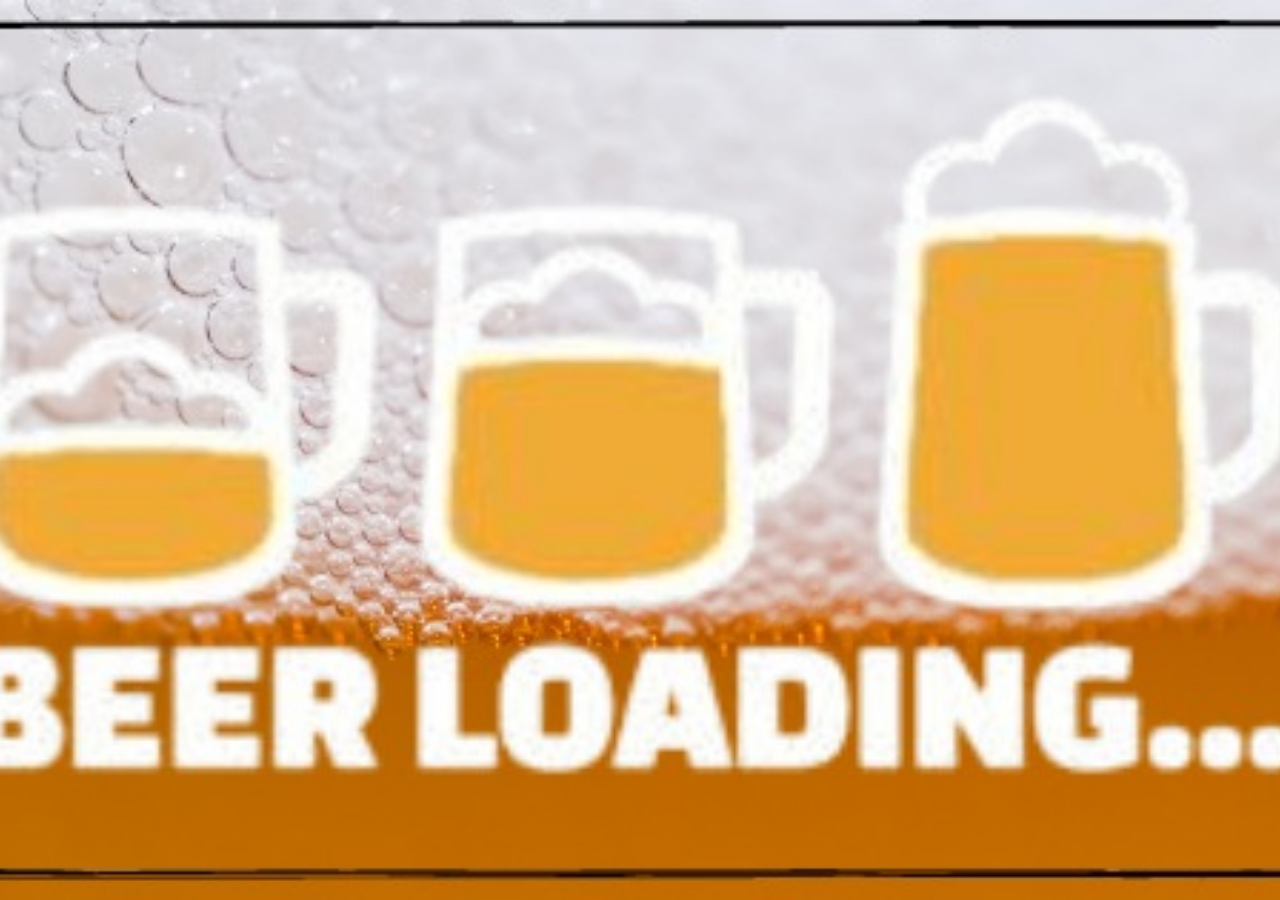
<file: index.html>
<!DOCTYPE html>
<html>
<head>
<meta name="viewport" content="width=device-width, initial-scale=1">
<style>
body, html {
  height: 100%;
  margin: 0;
}

.bg {
  /* The image used */
  background-image: url("breer.jpeg");

  /* Full height */
  height: 100%; 

  /* Center and scale the image nicely */
  background-position: center;
  background-repeat: no-repeat;
  background-size: cover;
}
</style>
</head>
<body>

<div class="bg"><a href="pilotqr.html"></a></div>



</body>
</html>
</file>
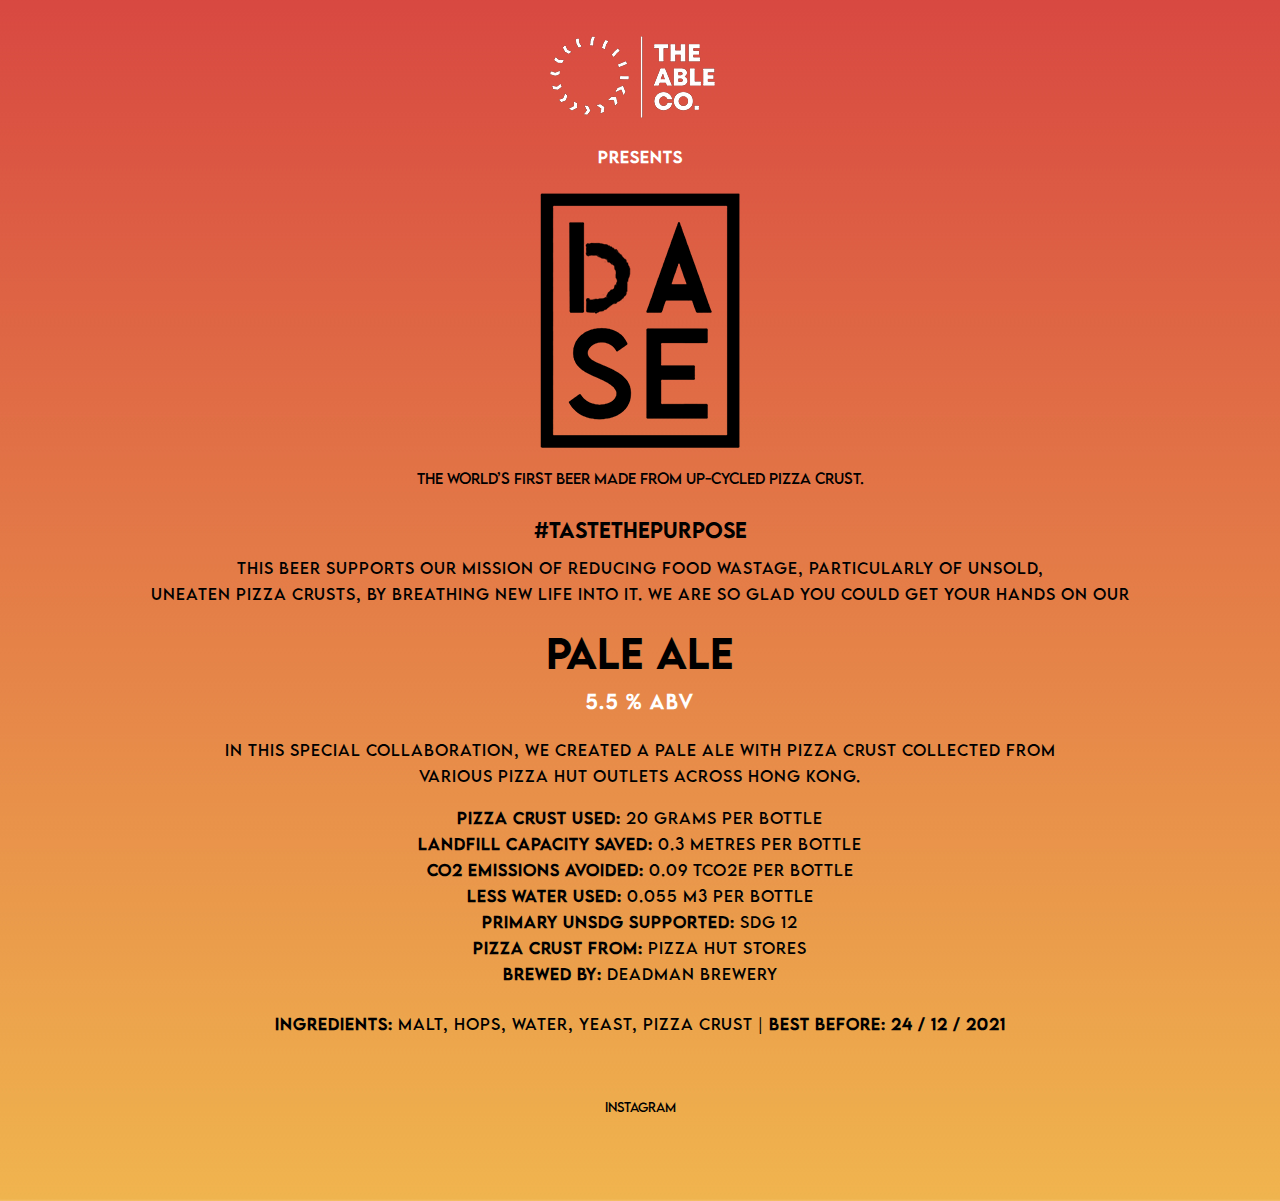
<file: able.html>
<!DOCTYPE html>
<html lang="en">
<head>
	<title>Breer</title>
	<meta charset="utf-8">
	<meta name="viewport" content="width=device-width, initial-scale=1">
	<link rel="stylesheet" href="https://maxcdn.bootstrapcdn.com/bootstrap/4.5.2/css/bootstrap.min.css">
	<link rel="stylesheet" href="css/style_able.css"/>
	<!-- Favicon icon -->
	<link rel="shortcut icon" href="img/favicon1.png" type="image/x-icon">
</head>
<body>

	<section>
		<div class="col-md-6 text-center offset-md-3 tagline">
			<img src="img/able-logo-(white).png">
			<strong class="text-center" style="color: #ffffff;">presents</strong>
			<img src="img/base-logo-(black).png" class="mt-4">
			<p>The world’s first beer made from up-cycled pizza crust. </p>
		</div>
	</section>

	<section class="breercontainer">
		<div class="container text-center">
			
			<span style="font-size: 20px;line-height: 20px;">#TASTETHEPURPOSE </span>

			<p>This beer supports our mission of reducing food wastage, particularly of unsold, <br> uneaten pizza crusts, by breathing new life into it. We are so glad you could get your hands on our</p>

			<span style="font-size: 40px;line-height: 30px;padding-bottom: 0px;">PALE ALE </span>
		 	<strong style="color: #ffffff">5.5 % ABV</strong> 
		 	<br>
			<p>In this special collaboration, we created a Pale Ale with pizza crust collected from <br> various Pizza Hut outlets across Hong Kong.</p>


			<p class="m-0"><b>PIZZA CRUST USED:</b> 20 GRAMS PER BOTTLE</b>
			<p class="m-0"><b>LANDFILL CAPACITY SAVED:</b> 0.3 METRES PER BOTTLE</b>
			<p class="m-0"><b>CO2 EMISSIONS AVOIDED:</b> 0.09 TCO2E PER BOTTLE</b>
			<p class="m-0"><b>LESS WATER USED:</b> 0.055 M3 PER BOTTLE</b>
			<p class="m-0"><b>PRIMARY UNSDG SUPPORTED:</b> SDG 12</b>
			<p class="m-0"><b>PIZZA CRUST FROM:</b> PIZZA HUT STORES</b>
			<p class="m-0"><b>BREWED BY:</b> DEADMAN BREWERY</b>

		
			<br>
			<p class="pt-4"><b>INGREDIENTS:</b> MALT, HOPS, WATER, YEAST, PIZZA CRUST | <b> BEST BEFORE: 24 / 12 / 2021 </b></p>


			<br><br>
			<ul>
				<li>
					<a href="https://www.instagram.com/base.hk/" target="_blank"> INSTAGRAM </a>
				</li>

			</ul>
		</div>
	</section>







	<script src="https://ajax.googleapis.com/ajax/libs/jquery/3.5.1/jquery.min.js"></script>
	<script src="https://cdnjs.cloudflare.com/ajax/libs/popper.js/1.16.0/umd/popper.min.js"></script>
	<script src="https://maxcdn.bootstrapcdn.com/bootstrap/4.5.2/js/bootstrap.min.js"></script>

</body>
</html>
</file>
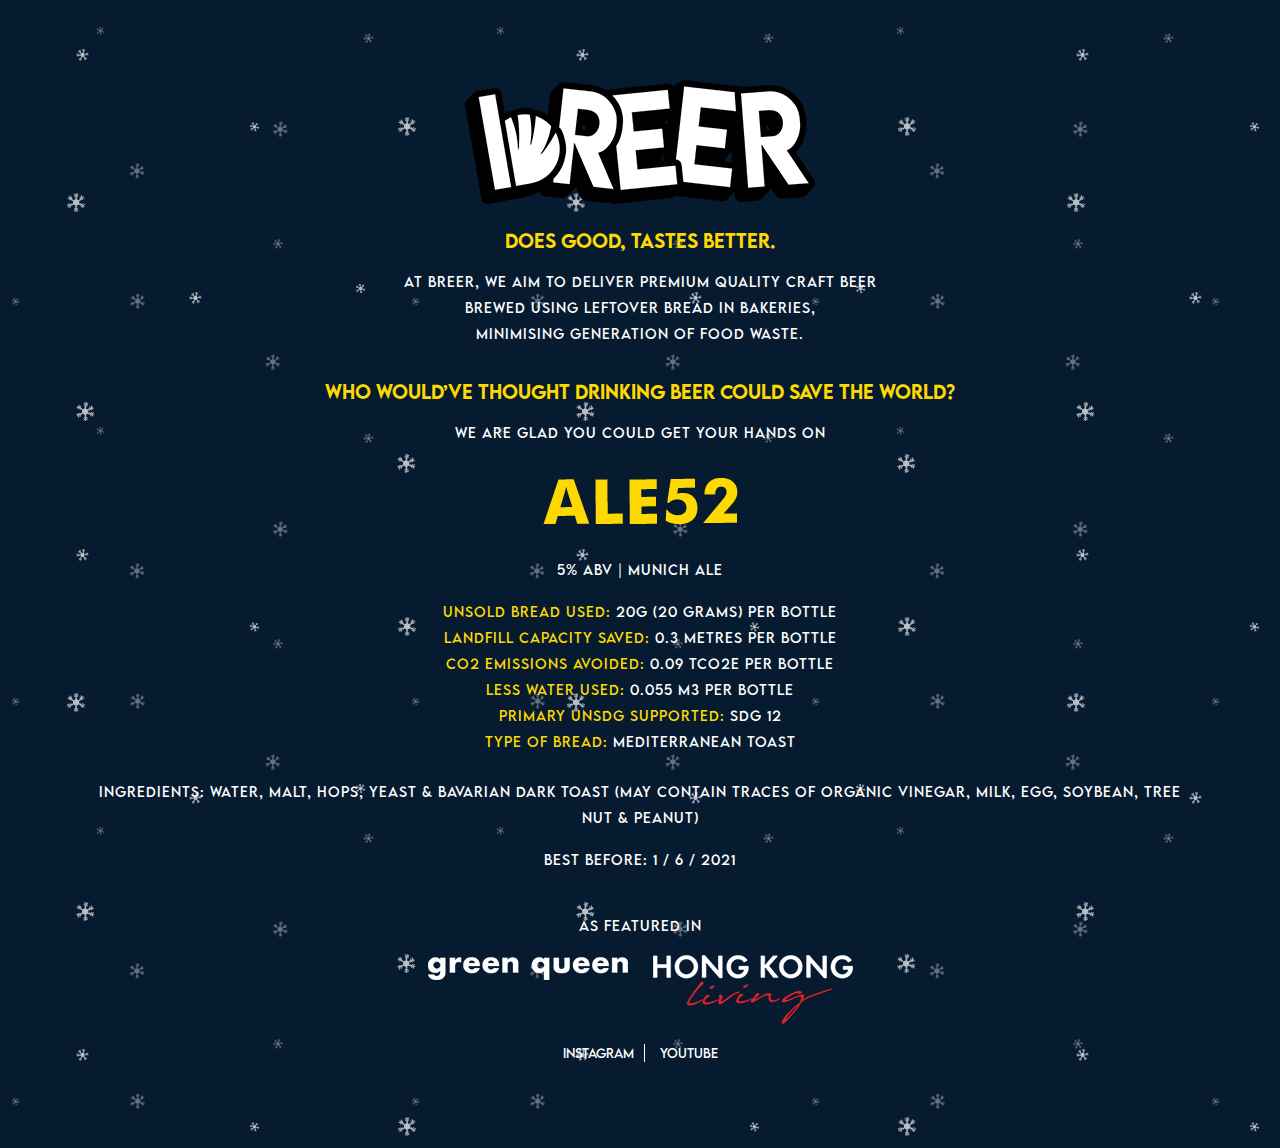
<file: ale52.html>
<!DOCTYPE html>
<html lang="en">
<head>
<title>Breer</title>
<meta charset="utf-8">
<meta name="viewport" content="width=device-width, initial-scale=1">
<link rel="stylesheet" href="https://maxcdn.bootstrapcdn.com/bootstrap/4.5.2/css/bootstrap.min.css">
<link rel="stylesheet" href="css/style.css"/>

<link rel="shortcut icon" href="img/favicon.png" type="image/x-icon">
</head>
<body>
<section class="breercontainer">
<div class="container text-center">
<h1><img src="img/breer-logo.png" alt="breer"></h1>
<span>DOES GOOD, TASTES BETTER.</span>
<p>At Breer, we aim to deliver premium quality craft beer <br> brewed using leftover bread in bakeries, <br> minimising generation of food waste.</p>
<span>Who would’ve thought drinking beer could save the world?</span>
<p>We are glad you could get your hands on</p>
<figure class="p-3"><img src="img/ale52.png" alt="ALE52"></figure>
<p>5% ABV | MUNICH ALE </p>
<p class="m-0"><b>UNSOLD BREAD USED:</b> 20G (20 GRAMS) PER BOTTLE</p>
<p class="m-0"><b>LANDFILL CAPACiTY SAVED:</b> 0.3 METRES PER BOTTLE</p>
<p class="m-0"><b>CO2 EMiSSiONS AVOIDED:</b> 0.09 TCO2E PER BOTTLE</p>
<p class="m-0"><b>LESS WATER USED:</b> 0.055 M3 PER BOTTLE</p>
<p class="m-0"><b>PRIMARY UNSDG SUPPORTED:</b> SDG 12</p>
<p class="m-0"><b>TYPE OF BREAD:</b> MEDITERRANEAN TOAST</p>
<p class="pt-4">INGREDiENTS: WATER, MALT, HOPS, YEAST & BAVARiAN DARK TOAST (MAY CONTAIN TRACES OF ORGANiC ViNEGAR, MiLK, EGG, SOYBEAN, TREE NUT & PEANUT)</p>
<p>BEST BEFORE: 1 / 6 / 2021 </p>
<br>
<p>AS FEATURED IN</p>
<div class="blogLogo">
<a href="https://www.greenqueen.com.hk/breer-hong-kong-uni-students-turn-food-waste-into-craft-beer/" target="_blank"><img src="img/greenqueen-logo.png"></a>
<a href="https://hongkongliving.com/breer-craft-beer/" target="_blank">
<img src="img/hk-living-logo.png">
</a>
</div>
<ul>
<li>
<a href="https://www.instagram.com/breerhk/" target="_blank"> INSTAGRAM </a>
</li>
<li><a href="https://www.youtube.com/channel/UC28WWIU763YnZZG5ZeUuqIA" target="_blank"> YOUTUBE </a></li>
</ul>
</div>
</section>
<script src="https://ajax.googleapis.com/ajax/libs/jquery/3.5.1/jquery.min.js"></script>
<script src="https://cdnjs.cloudflare.com/ajax/libs/popper.js/1.16.0/umd/popper.min.js"></script>
<script src="https://maxcdn.bootstrapcdn.com/bootstrap/4.5.2/js/bootstrap.min.js"></script>
</body>
</html>
</file>
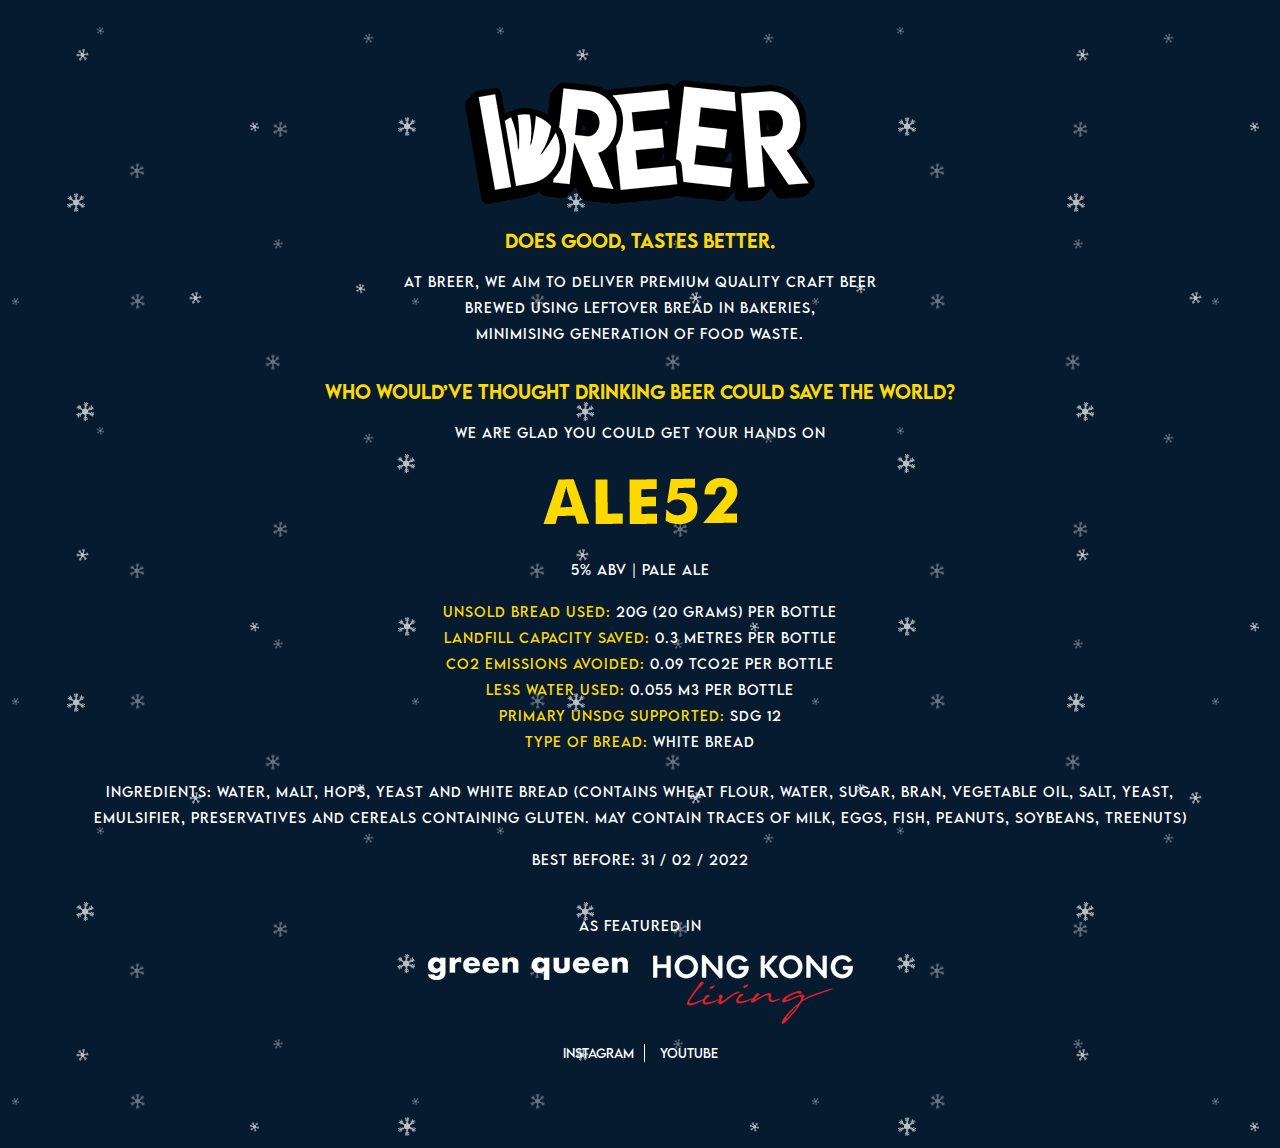
<file: ale52new.html>
<!DOCTYPE html>
<html lang="en">
<head>
<title>Breer</title>
<meta charset="utf-8">
<meta name="viewport" content="width=device-width, initial-scale=1">
<link rel="stylesheet" href="https://maxcdn.bootstrapcdn.com/bootstrap/4.5.2/css/bootstrap.min.css">
<link rel="stylesheet" href="css/style.css"/>

<link rel="shortcut icon" href="img/favicon.png" type="image/x-icon">
</head>
<body>
<section class="breercontainer">
<div class="container text-center">
<h1><img src="img/breer-logo.png" alt="breer"></h1>
<span>DOES GOOD, TASTES BETTER.</span>
<p>At Breer, we aim to deliver premium quality craft beer <br> brewed using leftover bread in bakeries, <br> minimising generation of food waste.</p>
<span>Who would’ve thought drinking beer could save the world?</span>
<p>We are glad you could get your hands on</p>
<figure class="p-3"><img src="img/ale52.png" alt="ALE52"></figure>
<p>5% ABV | PALE ALE </p>
<p class="m-0"><b>UNSOLD BREAD USED:</b> 20G (20 GRAMS) PER BOTTLE</p>
<p class="m-0"><b>LANDFILL CAPACiTY SAVED:</b> 0.3 METRES PER BOTTLE</p>
<p class="m-0"><b>CO2 EMiSSiONS AVOIDED:</b> 0.09 TCO2E PER BOTTLE</p>
<p class="m-0"><b>LESS WATER USED:</b> 0.055 M3 PER BOTTLE</p>
<p class="m-0"><b>PRIMARY UNSDG SUPPORTED:</b> SDG 12</p>
<p class="m-0"><b>TYPE OF BREAD:</b> WHITE BREAD</p>
<p class="pt-4">INGREDiENTS: Water, Malt, Hops, Yeast and White Bread (Contains wheat flour, water, sugar, bran, vegetable oil, salt, yeast, emulsifier, preservatives and cereals containing gluten. May contain traces of milk, eggs, fish, peanuts, soybeans, treenuts)</p>
<p>BEST BEFORE: 31 / 02 / 2022 </p>
<br>
<p>AS FEATURED IN</p>
<div class="blogLogo">
<a href="https://www.greenqueen.com.hk/breer-hong-kong-uni-students-turn-food-waste-into-craft-beer/" target="_blank"><img src="img/greenqueen-logo.png"></a>
<a href="https://hongkongliving.com/breer-craft-beer/" target="_blank">
<img src="img/hk-living-logo.png">
</a>
</div>
<ul>
<li>
<a href="https://www.instagram.com/breerhk/" target="_blank"> INSTAGRAM </a>
</li>
<li><a href="https://www.youtube.com/channel/UC28WWIU763YnZZG5ZeUuqIA" target="_blank"> YOUTUBE </a></li>
</ul>
</div>
</section>
<script src="https://ajax.googleapis.com/ajax/libs/jquery/3.5.1/jquery.min.js"></script>
<script src="https://cdnjs.cloudflare.com/ajax/libs/popper.js/1.16.0/umd/popper.min.js"></script>
<script src="https://maxcdn.bootstrapcdn.com/bootstrap/4.5.2/js/bootstrap.min.js"></script>
</body>
</html>
</file>
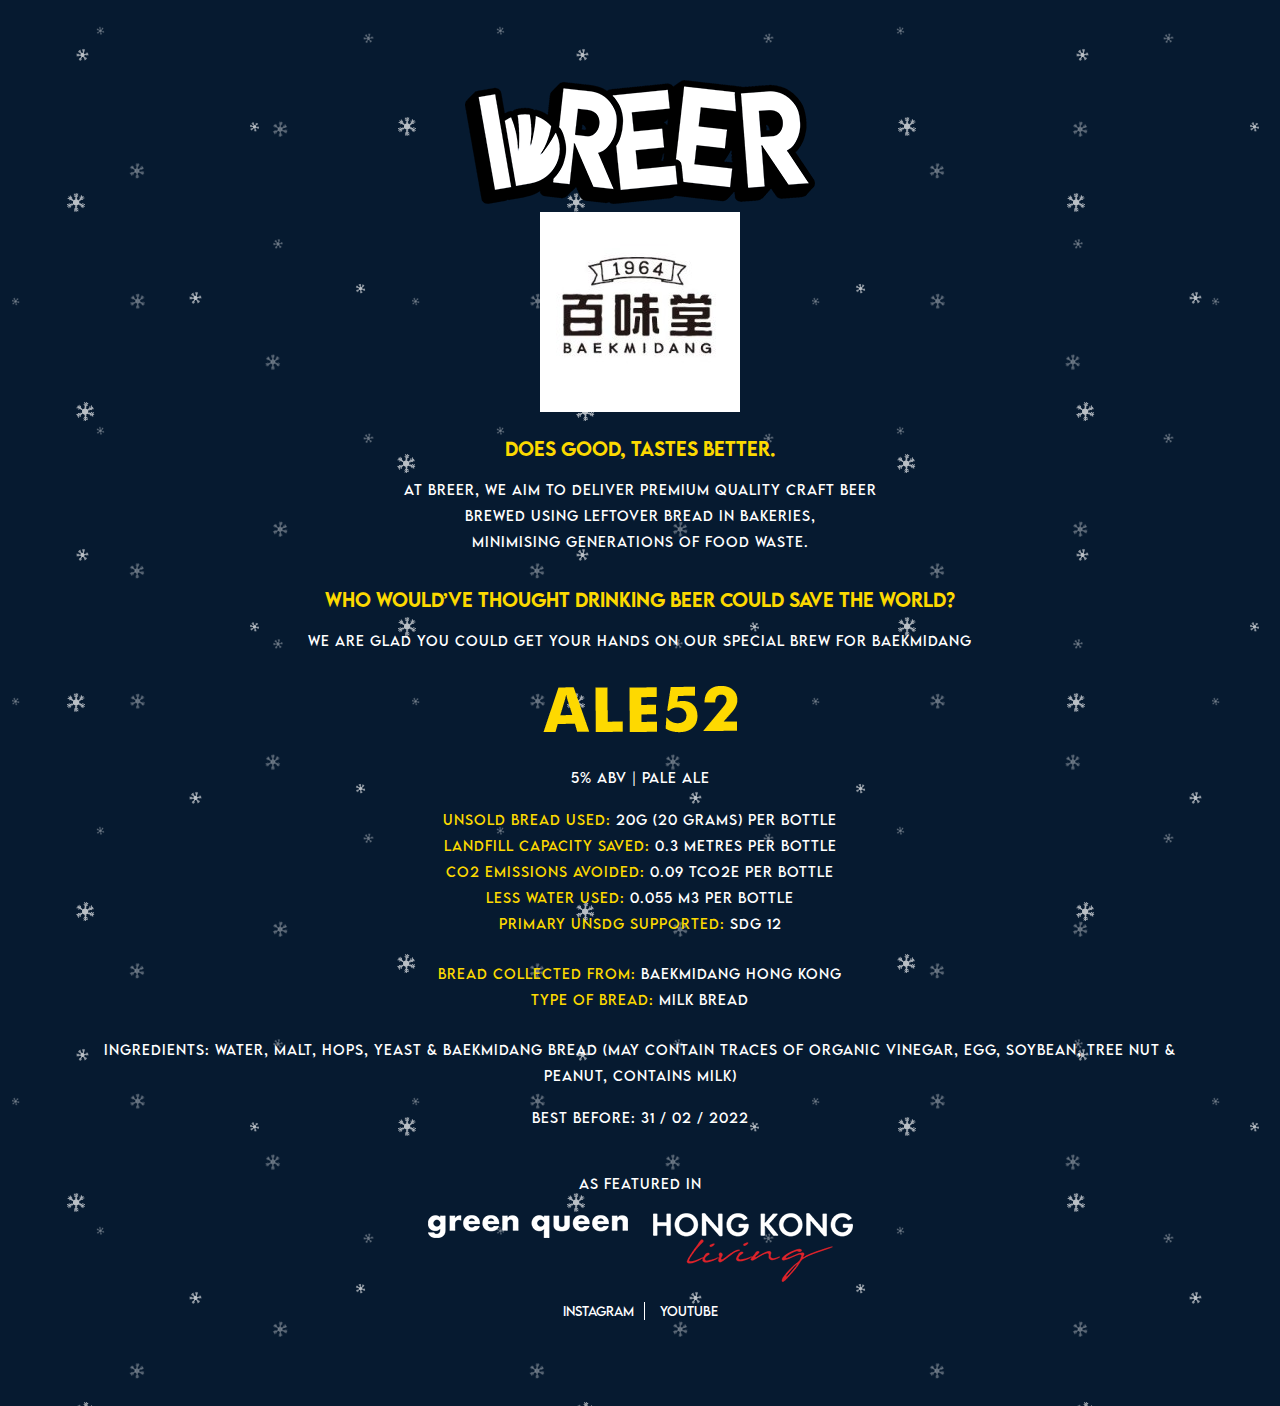
<file: baekmidang.html>
<!DOCTYPE html>
<html lang="en">
<head>
	<title>Breer</title>
	<meta charset="utf-8">
	<meta name="viewport" content="width=device-width, initial-scale=1">
	<link rel="stylesheet" href="https://maxcdn.bootstrapcdn.com/bootstrap/4.5.2/css/bootstrap.min.css">
	<link rel="stylesheet" href="css/style.css"/>
	<!-- Favicon icon -->
	<link rel="shortcut icon" href="img/favicon.png" type="image/x-icon">
</head>
<body>


	<section class="breercontainer">
		<div class="container text-center">
			<h1><img src="img/breer-logo.png" alt="breer"></h1>
			<h1><img src="img/baek2.png" alt="img/baek2.png"></h1>


			<span>DOES GOOD, TASTES BETTER.</span>

			<p>At Breer, we aim to deliver premium quality craft beer <br> brewed using leftover bread in bakeries, <br> minimising generations of food waste.</p>

			<span>Who would’ve thought drinking beer could save the world?</span>

			<p>We are glad you could get your hands on our special brew for Baekmidang</p>

			<figure class="p-3"><img src="img/ale52.png" alt="ALE52"></figure>

			<p>5% ABV | PALE ALE </p>

			<p class="m-0"><b>UNSOLD BREAD USED:</b> 20G (20 GRAMS) PER BOTTLE</p>
			<p class="m-0"><b>LANDFILL CAPACiTY SAVED:</b> 0.3 METRES PER BOTTLE</p>
			<p class="m-0"><b>CO2 EMiSSiONS AVOIDED:</b> 0.09 TCO2E PER BOTTLE</p>
			<p class="m-0"><b>LESS WATER USED:</b> 0.055 M3 PER BOTTLE</p>
			<p class="m-0"><b>PRIMARY UNSDG SUPPORTED:</b> SDG 12</p>
			<br>
			<p class="m-0"><b>BREAD COLLECTED FROM:</b> BAEKMIDANG HONG KONG</p>
			<p class="m-0"><b>TYPE OF BREAD:</b> MILK BREAD</p>

			<p class="pt-4">INGREDIENTS: WATER, MALT, HOPS, YEAST & BAEKMIDANG BREAD (MAY CONTAIN TRACES OF ORGANiC ViNEGAR, EGG, SOYBEAN, TREE NUT & PEANUT, CONTAINS MiLK)</p>

			<p>BEST BEFORE: 31 / 02 / 2022 </p>

			<br>

			<p>AS FEATURED IN</p>

			<div class="blogLogo">
				<a href="https://www.greenqueen.com.hk/breer-hong-kong-uni-students-turn-food-waste-into-craft-beer/" target="_blank"><img src="img/greenqueen-logo.png"></a>
				<a href="https://hongkongliving.com/breer-craft-beer/" target="_blank">
					<img src="img/hk-living-logo.png">
				</a>				
			</div>

			<ul>
				<li>
					<a href="https://www.instagram.com/breerhk/" target="_blank"> INSTAGRAM </a>
				</li>
				<li><a href="https://www.youtube.com/channel/UC28WWIU763YnZZG5ZeUuqIA" target="_blank"> YOUTUBE </a></li>
			</ul>
		</div>
	</section>







	<script src="https://ajax.googleapis.com/ajax/libs/jquery/3.5.1/jquery.min.js"></script>
	<script src="https://cdnjs.cloudflare.com/ajax/libs/popper.js/1.16.0/umd/popper.min.js"></script>
	<script src="https://maxcdn.bootstrapcdn.com/bootstrap/4.5.2/js/bootstrap.min.js"></script>

</body>
</html>
</file>
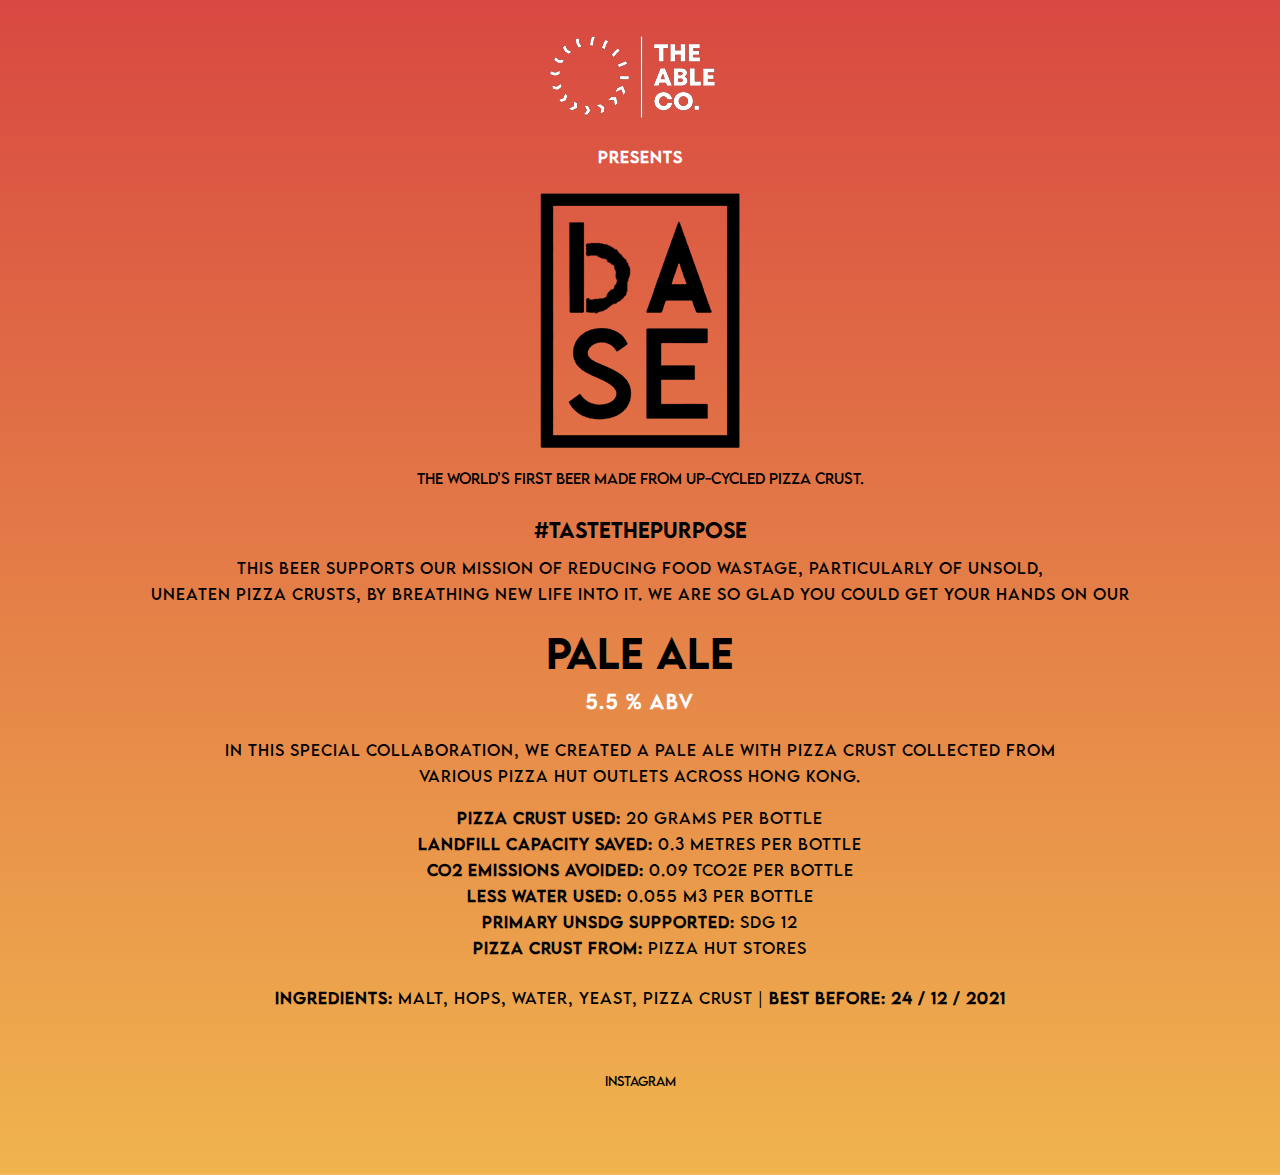
<file: base.html>
<!DOCTYPE html>
<html lang="en">
<head>
	<title>Breer</title>
	<meta charset="utf-8">
	<meta name="viewport" content="width=device-width, initial-scale=1">
	<link rel="stylesheet" href="https://maxcdn.bootstrapcdn.com/bootstrap/4.5.2/css/bootstrap.min.css">
	<link rel="stylesheet" href="css/style_able.css"/>
	<!-- Favicon icon -->
	<link rel="shortcut icon" href="img/favicon1.png" type="image/x-icon">
</head>
<body>

	<section>
		<div class="col-md-6 text-center offset-md-3 tagline">
			<img src="img/able-logo-(white).png">
			<strong class="text-center" style="color: #ffffff;">presents</strong>
			<img src="img/base-logo-(black).png" class="mt-4">
			<p>The world’s first beer made from up-cycled pizza crust. </p>
		</div>
	</section>

	<section class="breercontainer">
		<div class="container text-center">
			
			<span style="font-size: 20px;line-height: 20px;">#TASTETHEPURPOSE </span>

			<p>This beer supports our mission of reducing food wastage, particularly of unsold, <br> uneaten pizza crusts, by breathing new life into it. We are so glad you could get your hands on our</p>

			<span style="font-size: 40px;line-height: 30px;padding-bottom: 0px;">PALE ALE </span>
		 	<strong style="color: #ffffff">5.5 % ABV</strong> 
		 	<br>
			<p>In this special collaboration, we created a Pale Ale with pizza crust collected from <br> various Pizza Hut outlets across Hong Kong.</p>


			<p class="m-0"><b>PIZZA CRUST USED:</b> 20 GRAMS PER BOTTLE</b>
			<p class="m-0"><b>LANDFILL CAPACITY SAVED:</b> 0.3 METRES PER BOTTLE</b>
			<p class="m-0"><b>CO2 EMISSIONS AVOIDED:</b> 0.09 TCO2E PER BOTTLE</b>
			<p class="m-0"><b>LESS WATER USED:</b> 0.055 M3 PER BOTTLE</b>
			<p class="m-0"><b>PRIMARY UNSDG SUPPORTED:</b> SDG 12</b>
			<p class="m-0"><b>PIZZA CRUST FROM:</b> PIZZA HUT STORES</b>
			

		
			<br>
			<p class="pt-4"><b>INGREDIENTS:</b> MALT, HOPS, WATER, YEAST, PIZZA CRUST | <b> BEST BEFORE: 24 / 12 / 2021 </b></p>


			<br><br>
			<ul>
				<li>
					<a href="https://www.instagram.com/base.hk/" target="_blank"> INSTAGRAM </a>
				</li>

			</ul>
		</div>
	</section>







	<script src="https://ajax.googleapis.com/ajax/libs/jquery/3.5.1/jquery.min.js"></script>
	<script src="https://cdnjs.cloudflare.com/ajax/libs/popper.js/1.16.0/umd/popper.min.js"></script>
	<script src="https://maxcdn.bootstrapcdn.com/bootstrap/4.5.2/js/bootstrap.min.js"></script>

</body>
</html>
</file>
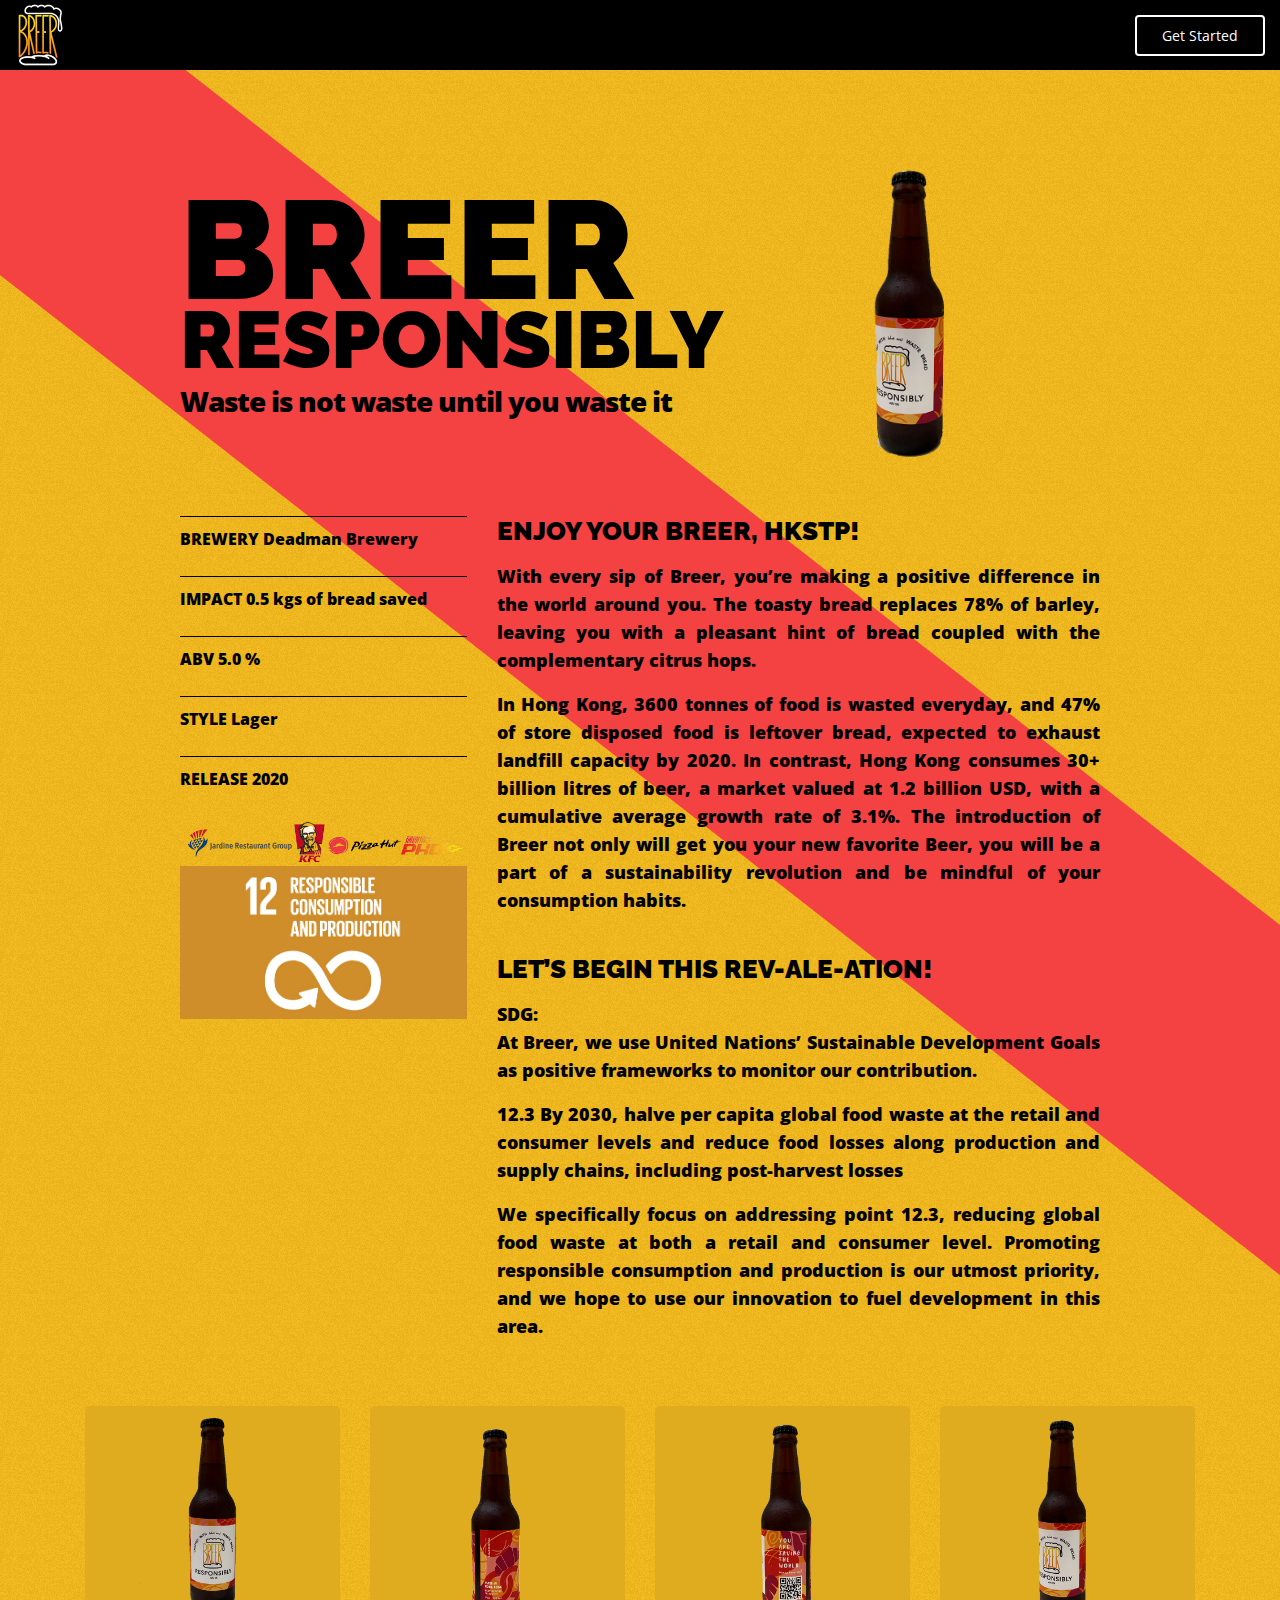
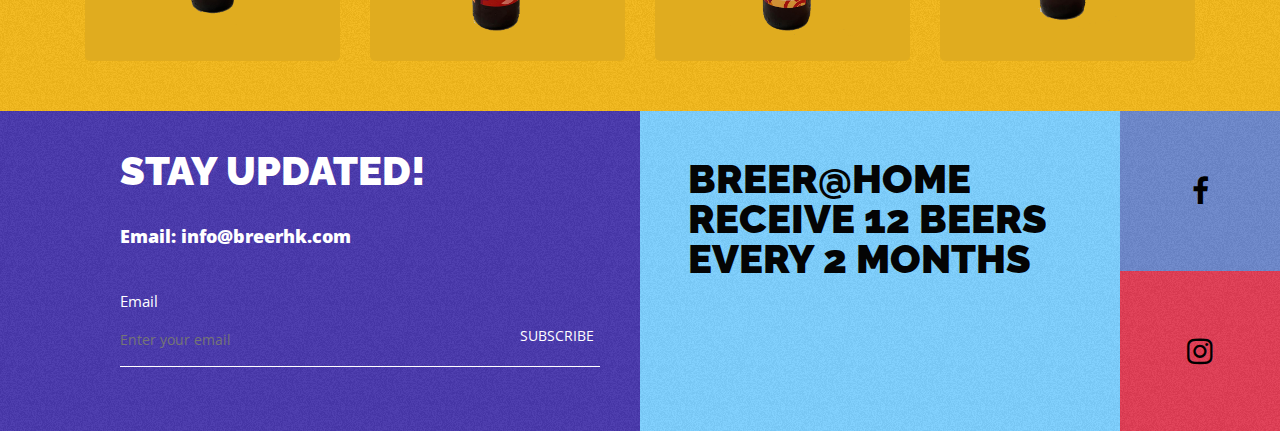
<file: pilotqr.html>
<!DOCTYPE html>
<html lang="en">

<head>
  <meta charset="utf-8">
  <meta content="width=device-width, initial-scale=1.0" name="viewport">

  <title>Breer</title>
  <meta content="" name="descriptison">
  <meta content="" name="keywords">

  <!-- Favicons -->
  <link href="assets/img/favicon.png" rel="icon">
  <link href="assets/img/apple-touch-icon.png" rel="apple-touch-icon">

  <!-- Google Fonts -->
  <link href="https://fonts.googleapis.com/css?family=Open+Sans:300,300i,400,400i,600,600i,700,700i|Raleway:300,300i,400,400i,500,500i,600,600i,700,700i|Poppins:300,300i,400,400i,500,500i,600,600i,700,700i" rel="stylesheet">
  <link rel="stylesheet" href="https://cdnjs.cloudflare.com/ajax/libs/font-awesome/4.7.0/css/font-awesome.min.css">
  <!-- Vendor CSS Files -->
  <link href="assets/vendor/bootstrap/css/bootstrap.min.css" rel="stylesheet">
  <link href="assets/vendor/remixicon/remixicon.css" rel="stylesheet">

  <!-- Template Main CSS File -->
  <link href="assets/css/style.css" rel="stylesheet">

  <!-- =======================================================
  * Template Name: Breer
  * Template URL: www.breer.com
  * Author: Sabi
  ======================================================== -->
</head>

<body>

  <!-- ======= Header ======= -->
  <header id="header" class="fixed-top ">
    <div class="container-fluid d-flex align-items-center justify-content-between">

      <h1 class="logo"><a href="index.html"><img src="assets/img/logo.png"></a></h1>



      <a href="#about" class="get-started-btn scrollto">Get Started</a>

    </div>
  </header><!-- End Header -->

  <main id="skcontainer">

    <div class="stripe" style="background: #f44243"></div>

    <section class="mainproduct">
      <div class="container">
        <div class="row">
          <div class="col-md-10 offset-md-1">
            <div class="row">
              <div class="col-md-7">
                <div class="slider11">
                  <h1>Breer</h1>
                  <h2>RESPONSIBLY</h2>
                  <p>Waste is not waste until you waste it</p>
                </div>
              </div>
              <div class="col-md-5"><img src="assets/img/breer-1.png" class="img-fluid"></div>
            </div>
          </div>
        </div>
      </div>
    </section>

    <section>
      <div class="container">
        <div class="row">
          <div class="col-md-10 offset-md-1">
            <div class="row">
              <div class="col-md-4">
                <div class="liststyle">
                  <ul>
                    <li>BREWERY Deadman Brewery</li>
                    <li>IMPACT 0.5 kgs of bread saved </li>
                    <li>ABV 5.0 %</li>
                    <li>STYLE Lager</li>
                    <li>RELEASE 2020</li>
                  </ul>
                </div>

                <div class="logosk">
                  <img src="assets/img/download-removebg-preview.png" class="img-fluid">
                  <img src="assets/img/E_SDG-goals.jpg" class="img-fluid">
                </div>

              </div>
              <div class="col-md-8">
                <div class="contentarea">
                  <h2>Enjoy your Breer, HKSTP!</h2>
                  <p>With every sip of Breer, you’re making a positive difference in the world around you. The toasty bread replaces 78% of barley, leaving you with a pleasant hint of bread coupled with the complementary citrus hops.</p>
                  <p>In Hong Kong, 3600 tonnes of food is wasted everyday, and 47% of store disposed food is leftover bread, expected to exhaust landfill capacity by 2020. In contrast, Hong Kong consumes 30+ billion litres of beer, a market valued at 1.2 billion USD, with a cumulative average growth rate of 3.1%. The introduction of Breer not only will get you your new favorite Beer, you will be a part of a sustainability revolution and be mindful of your consumption habits.</p>
                  <br>

                  <h2>Let’s begin this rev-ale-ation! </h2>
                  <strong>SDG:</strong>
                  <p>At Breer, we use United Nations’ Sustainable Development Goals as positive frameworks to monitor our contribution. </p>
                  <p>12.3 By 2030, halve per capita global food waste at the retail and consumer levels and reduce food losses along production and supply chains, including post-harvest losses</p>
                  <p>We specifically focus on addressing point 12.3, reducing global food waste at both a retail and consumer level. Promoting responsible consumption and production is our utmost priority, and we hope to use our innovation to fuel development in this area.</p>
                </div>
              </div>              
            </div>
          </div>
        </div>
      </div>
    </section>

    <section class="productimg">
      <div class="container">
        <div class="row">
          <div class="col-md-3"><img src="assets/img/png11.png" class="img-fluid"></div>
          <div class="col-md-3"><img src="assets/img/png22.png" class="img-fluid"></div>
          <div class="col-md-3"><img src="assets/img/png33.png" class="img-fluid"></div>
          <div class="col-md-3"><img src="assets/img/png44.png" class="img-fluid"></div>
        </div>
      </div>
    </section>

    <footer>
      <div class="container-fluid">
        <div class="row">
          <div class="col-md-6 p-0">
            <div class="footer__stay">
              <h3>Stay updated!</h3>
                <div class="footeemail">Email: <a href="mailto:info@breerhk.com"> info@breerhk.com </a> </div>
                <form class="newsletter">
                    <input type="hidden" name="action" value="newsletter_form">
                    <label>
                      <p>Email</p>
                      <input name="mail" type="email" placeholder="Enter your email" required="">
                      <button type="submit">Subscribe</button>
                    </label>
                </form>
            </div>
          </div>
          <div class="col-md-6">
            <div class="row">
              <div class="col-md-9 p-0">
                <div class="footer__try">

                    <h3>Breer@Home<br>Receive 12 beers<br>every 2 months</h3>
                    <a href="" target="_blank" class="footer__try__link"></a>
                </div>                
              </div>
              <div class="col-md-3 p-0">
                
                <div class="footer__socials">
                    <a class="facebook" href="https://www.facebook.com/breerhk/" target="_blank">
                      <i class="fa fa-facebook"></i>
                    </a>

                    <a class="instagram" href="https://www.instagram.com/breerhk/" target="_blank">
                      <i class="fa fa-instagram"></i>
                    </a>
                </div>

              </div>
            </div>
          </div>
        </div>
      </div>
    </footer>









  </main><!-- End #main -->



  <a href="#" class="back-to-top"><i class="ri-arrow-up-line"></i></a>
  <div id="preloader"></div>

  <!--  JS Files -->
  <script src="assets/vendor/jquery/jquery.min.js"></script>
  <script src="assets/vendor/bootstrap/js/bootstrap.bundle.min.js"></script>
  <script src="assets/vendor/jquery.easing/jquery.easing.min.js"></script>
  <script src="assets/vendor/aos/aos.js"></script>

  <!--  Main JS File -->
  <script src="assets/js/main.js"></script>

</body>

</html>
</file>
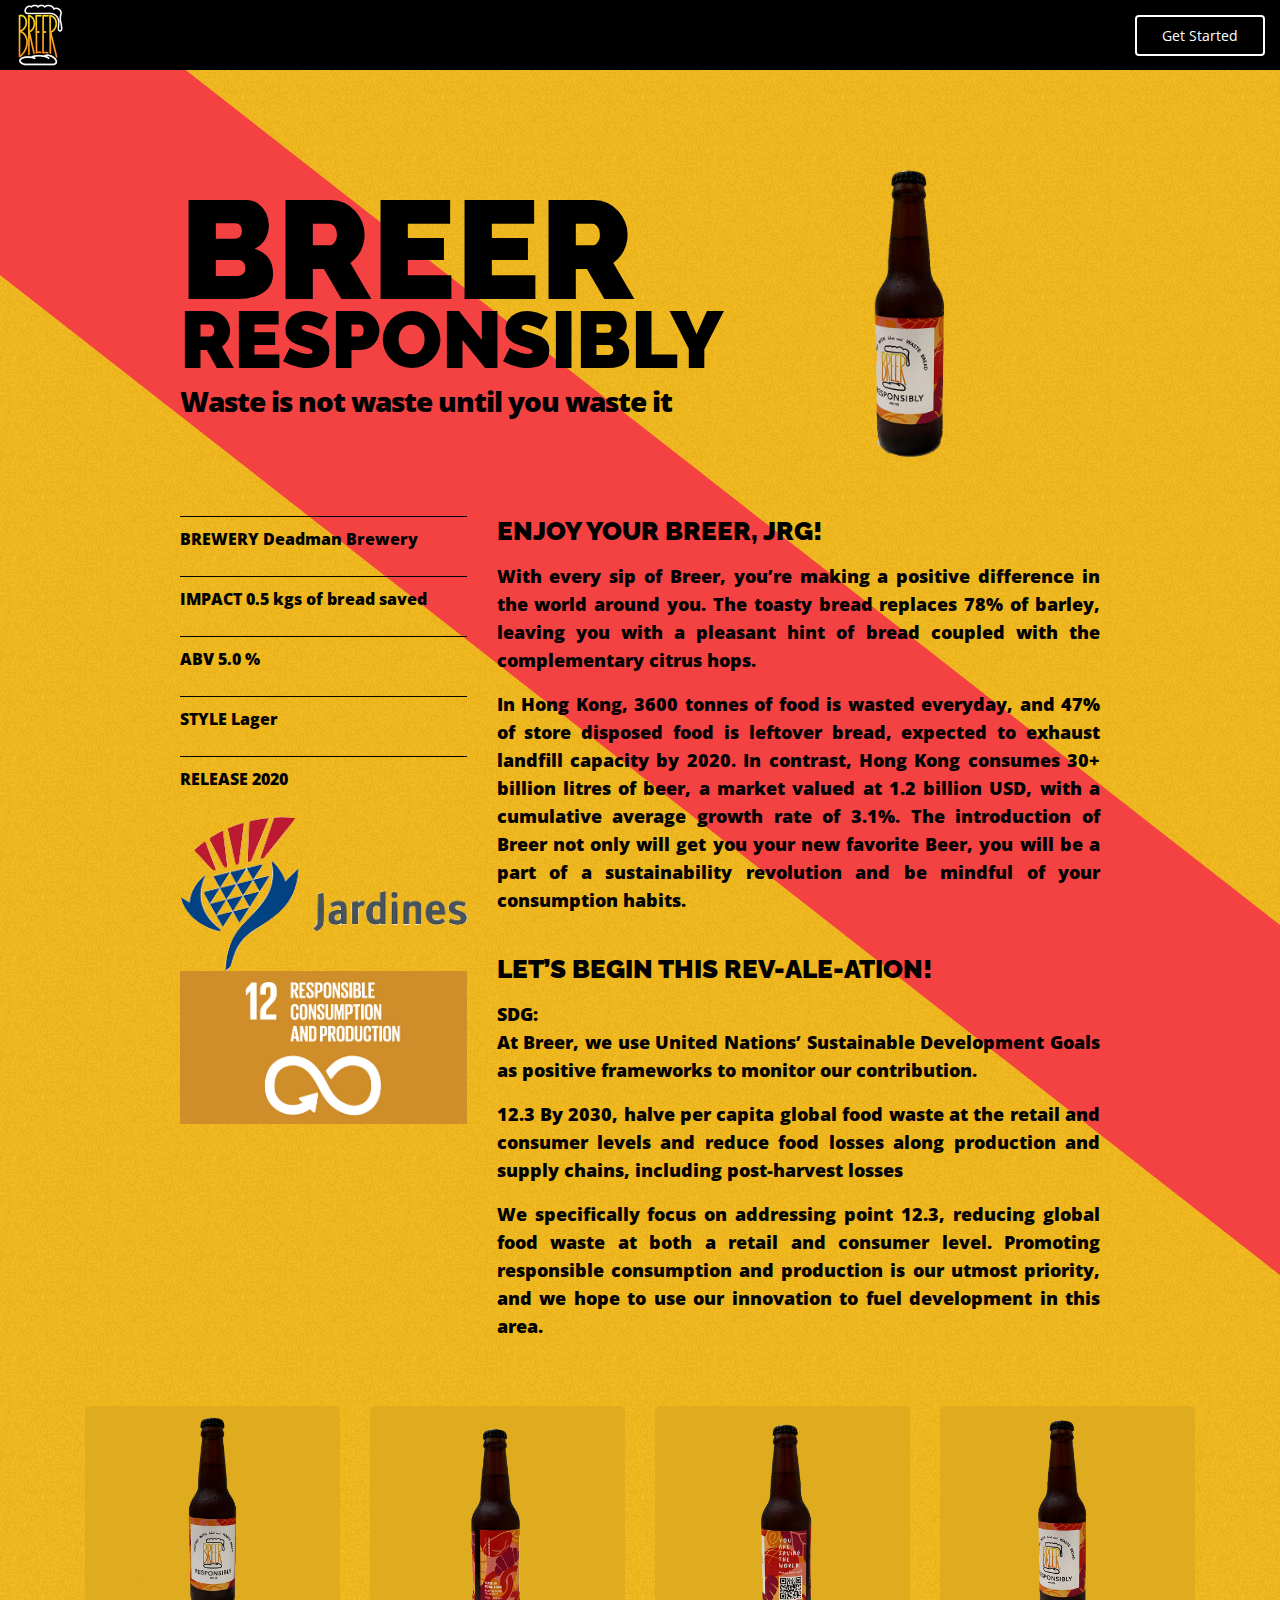
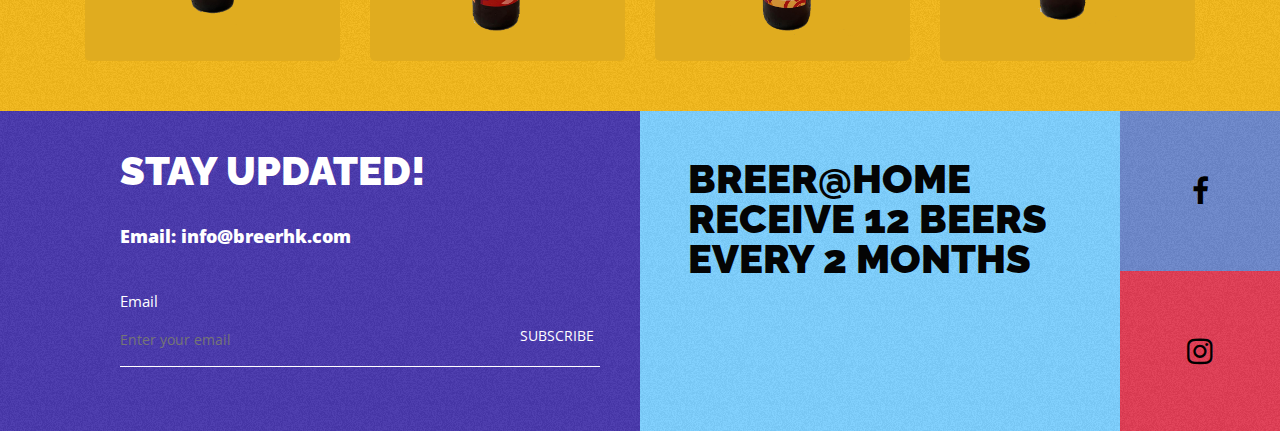
<file: sensession.html>
<!DOCTYPE html>
<html lang="en">

<head>
  <meta charset="utf-8">
  <meta content="width=device-width, initial-scale=1.0" name="viewport">

  <title>Breer</title>
  <meta content="" name="descriptison">
  <meta content="" name="keywords">

  <!-- Favicons -->
  <link href="assets/img/favicon.png" rel="icon">
  <link href="assets/img/apple-touch-icon.png" rel="apple-touch-icon">

  <!-- Google Fonts -->
  <link href="https://fonts.googleapis.com/css?family=Open+Sans:300,300i,400,400i,600,600i,700,700i|Raleway:300,300i,400,400i,500,500i,600,600i,700,700i|Poppins:300,300i,400,400i,500,500i,600,600i,700,700i" rel="stylesheet">
  <link rel="stylesheet" href="https://cdnjs.cloudflare.com/ajax/libs/font-awesome/4.7.0/css/font-awesome.min.css">
  <!-- Vendor CSS Files -->
  <link href="assets/vendor/bootstrap/css/bootstrap.min.css" rel="stylesheet">
  <link href="assets/vendor/remixicon/remixicon.css" rel="stylesheet">

  <!-- Template Main CSS File -->
  <link href="assets/css/style.css" rel="stylesheet">

  <!-- =======================================================
  * Template Name: Breer
  * Template URL: www.breer.com
  * Author: Sabi
  ======================================================== -->
</head>

<body>

  <!-- ======= Header ======= -->
  <header id="header" class="fixed-top ">
    <div class="container-fluid d-flex align-items-center justify-content-between">

      <h1 class="logo"><a href="index.html"><img src="assets/img/logo.png"></a></h1>



      <a href="#about" class="get-started-btn scrollto">Get Started</a>

    </div>
  </header><!-- End Header -->

  <main id="skcontainer">

    <div class="stripe" style="background: #f44243"></div>

    <section class="mainproduct">
      <div class="container">
        <div class="row">
          <div class="col-md-10 offset-md-1">
            <div class="row">
              <div class="col-md-7">
                <div class="slider11">
                  <h1>Breer</h1>
                  <h2>RESPONSIBLY</h2>
                  <p>Waste is not waste until you waste it</p>
                </div>
              </div>
              <div class="col-md-5"><img src="assets/img/breer-1.png" class="img-fluid"></div>
            </div>
          </div>
        </div>
      </div>
    </section>

    <section>
      <div class="container">
        <div class="row">
          <div class="col-md-10 offset-md-1">
            <div class="row">
              <div class="col-md-4">
                <div class="liststyle">
                  <ul>
                    <li>BREWERY Deadman Brewery</li>
                    <li>IMPACT 0.5 kgs of bread saved </li>
                    <li>ABV 5.0 %</li>
                    <li>STYLE Lager</li>
                    <li>RELEASE 2020</li>
                  </ul>
                </div>

                <div class="logosk">
                  <img src="assets/img/jar-new.png" class="img-fluid">
                  <img src="assets/img/E_SDG-goals.jpg" class="img-fluid">
                </div>

              </div>
              <div class="col-md-8">
                <div class="contentarea">
                  <h2>Enjoy your Breer, JRG!</h2>
                  <p>With every sip of Breer, you’re making a positive difference in the world around you. The toasty bread replaces 78% of barley, leaving you with a pleasant hint of bread coupled with the complementary citrus hops.</p>
                  <p>In Hong Kong, 3600 tonnes of food is wasted everyday, and 47% of store disposed food is leftover bread, expected to exhaust landfill capacity by 2020. In contrast, Hong Kong consumes 30+ billion litres of beer, a market valued at 1.2 billion USD, with a cumulative average growth rate of 3.1%. The introduction of Breer not only will get you your new favorite Beer, you will be a part of a sustainability revolution and be mindful of your consumption habits.</p>
                  <br>

                  <h2>Let’s begin this rev-ale-ation! </h2>
                  <strong>SDG:</strong>
                  <p>At Breer, we use United Nations’ Sustainable Development Goals as positive frameworks to monitor our contribution. </p>
                  <p>12.3 By 2030, halve per capita global food waste at the retail and consumer levels and reduce food losses along production and supply chains, including post-harvest losses</p>
                  <p>We specifically focus on addressing point 12.3, reducing global food waste at both a retail and consumer level. Promoting responsible consumption and production is our utmost priority, and we hope to use our innovation to fuel development in this area.</p>
                </div>
              </div>              
            </div>
          </div>
        </div>
      </div>
    </section>

    <section class="productimg">
      <div class="container">
        <div class="row">
          <div class="col-md-3"><img src="assets/img/png11.png" class="img-fluid"></div>
          <div class="col-md-3"><img src="assets/img/png22.png" class="img-fluid"></div>
          <div class="col-md-3"><img src="assets/img/png33.png" class="img-fluid"></div>
          <div class="col-md-3"><img src="assets/img/png44.png" class="img-fluid"></div>
        </div>
      </div>
    </section>

    <footer>
      <div class="container-fluid">
        <div class="row">
          <div class="col-md-6 p-0">
            <div class="footer__stay">
              <h3>Stay updated!</h3>
                <div class="footeemail">Email: <a href="mailto:info@breerhk.com"> info@breerhk.com </a> </div>
                <form class="newsletter">
                    <input type="hidden" name="action" value="newsletter_form">
                    <label>
                      <p>Email</p>
                      <input name="mail" type="email" placeholder="Enter your email" required="">
                      <button type="submit">Subscribe</button>
                    </label>
                </form>
            </div>
          </div>
          <div class="col-md-6">
            <div class="row">
              <div class="col-md-9 p-0">
                <div class="footer__try">

                    <h3>Breer@Home<br>Receive 12 beers<br>every 2 months</h3>
                    <a href="" target="_blank" class="footer__try__link"></a>
                </div>                
              </div>
              <div class="col-md-3 p-0">
                
                <div class="footer__socials">
                    <a class="facebook" href="https://www.facebook.com/breerhk/" target="_blank">
                      <i class="fa fa-facebook"></i>
                    </a>

                    <a class="instagram" href="https://www.instagram.com/breerhk/" target="_blank">
                      <i class="fa fa-instagram"></i>
                    </a>
                </div>

              </div>
            </div>
          </div>
        </div>
      </div>
    </footer>









  </main><!-- End #main -->



  <a href="#" class="back-to-top"><i class="ri-arrow-up-line"></i></a>
  <div id="preloader"></div>

  <!--  JS Files -->
  <script src="assets/vendor/jquery/jquery.min.js"></script>
  <script src="assets/vendor/bootstrap/js/bootstrap.bundle.min.js"></script>
  <script src="assets/vendor/jquery.easing/jquery.easing.min.js"></script>
  <script src="assets/vendor/aos/aos.js"></script>

  <!--  Main JS File -->
  <script src="assets/js/main.js"></script>

</body>

</html>
</file>
<file: css/style_able.css>
@font-face {
  font-family: "LEMONMILK-Regular";
  src: url("../fonts/LEMONMILK-Regular.eot"); /* IE9 Compat Modes */
  src: url("../fonts/LEMONMILK-Regular.eot?#iefix") format("embedded-opentype"), /* IE6-IE8 */
    url("../fonts/LEMONMILK-Regular.otf") format("opentype"), /* Open Type Font */
    url("../fonts/LEMONMILK-Regular.svg") format("svg"), /* Legacy iOS */
    url("../fonts/LEMONMILK-Regular.ttf") format("truetype"), /* Safari, Android, iOS */
    url("../fonts/LEMONMILK-Regular.woff") format("woff"), /* Modern Browsers */
    url("../fonts/LEMONMILK-Regular.woff2") format("woff2"); /* Modern Browsers */
  font-weight: normal;
  font-style: normal;
}
@font-face {
  font-family: "LEMONMILK-Medium";
  src: url("../fonts/LEMONMILK-Medium.eot"); /* IE9 Compat Modes */
  src: url("../fonts/LEMONMILK-Medium.eot?#iefix") format("embedded-opentype"), /* IE6-IE8 */
    url("../fonts/LEMONMILK-Medium.otf") format("opentype"), /* Open Type Font */
    url("../fonts/LEMONMILK-Medium.svg") format("svg"), /* Legacy iOS */
    url("../fonts/LEMONMILK-Medium.ttf") format("truetype"), /* Safari, Android, iOS */
    url("../fonts/LEMONMILK-Medium.woff") format("woff"), /* Modern Browsers */
    url("../fonts/LEMONMILK-Medium.woff2") format("woff2"); /* Modern Browsers */
  font-weight: normal;
  font-style: normal;
}

body{
  background: #000000;
  font-family: "LEMONMILK-Regular";
  background-image: url(../img/background.jpg);
  background-repeat: repeat-x;
  font-size: 15px;
  background-position: top;
  background-size: contain;
}


.breercontainer{ text-align: center; padding: 0px 0px 80px 0px;}
.breercontainer p{ color: #000000; font-size: 15px; font-weight: 100; line-height: 26px; letter-spacing: 1px;}
.breercontainer ul{padding: 0px; margin: 0px;}
.breercontainer li{ display: inline-block; vertical-align: top; border-right: 1px solid #000000; font-size: 12px;}
.breercontainer li a{ color: #000000; display: block;  margin: 0px 5px; padding: 0px 5px;}
.breercontainer li:last-child{ border-right: none; }
.breercontainer span{ padding: 15px 0px; display: block; color: #000000; font-family: "LEMONMILK-Medium"; font-size: 18px;}
.breercontainer b{color: #000000; font-weight: 800;}

.blogLogo{margin-bottom: 10px;}
.blogLogo a{ vertical-align: top; display: inline-block; margin: 0px 10px 10px; }

.tagline{ padding-top: 30px; }
.tagline p{ color: #000000; font-size: 14px; text-transform: capitalize; padding-top: 20px; }
.tagline strong{ display: block; color: #000000; padding: 20px 0px 0px; letter-spacing: 1px; }
.breercontainer strong{display: block; color: #000000; padding: 20px 0px 0px; letter-spacing: 2px; font-size: 18px;}

@media (max-width: 767px) {
.breercontainer{letter-spacing: 1px;}
.breercontainer h1 img{ width: 80%; }
.blogLogo a{ margin: 0px 10px 20px; } 
}
</file>
<file: css/style.css>
@font-face {
  font-family: "LEMONMILK-Regular";
  src: url("../fonts/LEMONMILK-Regular.eot"); /* IE9 Compat Modes */
  src: url("../fonts/LEMONMILK-Regular.eot?#iefix") format("embedded-opentype"), /* IE6-IE8 */
    url("../fonts/LEMONMILK-Regular.otf") format("opentype"), /* Open Type Font */
    url("../fonts/LEMONMILK-Regular.svg") format("svg"), /* Legacy iOS */
    url("../fonts/LEMONMILK-Regular.ttf") format("truetype"), /* Safari, Android, iOS */
    url("../fonts/LEMONMILK-Regular.woff") format("woff"), /* Modern Browsers */
    url("../fonts/LEMONMILK-Regular.woff2") format("woff2"); /* Modern Browsers */
  font-weight: normal;
  font-style: normal;
}
@font-face {
  font-family: "LEMONMILK-Medium";
  src: url("../fonts/LEMONMILK-Medium.eot"); /* IE9 Compat Modes */
  src: url("../fonts/LEMONMILK-Medium.eot?#iefix") format("embedded-opentype"), /* IE6-IE8 */
    url("../fonts/LEMONMILK-Medium.otf") format("opentype"), /* Open Type Font */
    url("../fonts/LEMONMILK-Medium.svg") format("svg"), /* Legacy iOS */
    url("../fonts/LEMONMILK-Medium.ttf") format("truetype"), /* Safari, Android, iOS */
    url("../fonts/LEMONMILK-Medium.woff") format("woff"), /* Modern Browsers */
    url("../fonts/LEMONMILK-Medium.woff2") format("woff2"); /* Modern Browsers */
  font-weight: normal;
  font-style: normal;
}

body{
  background: #061a30;
  font-family: "LEMONMILK-Regular";
  background-image: url('../img/snow1.png'), 
                    url('../img/snow2.png');
  animation: snow 20s linear infinite;
  -moz-animation: snow 20s linear infinite;
  -webkit-animation: snow 20s linear infinite;
  -ms-animation: snow 20s linear infinite;  
}
@keyframes snow, {
  0% {background-position: 0px 0px, 0px 0px;}
  100% { background-position: 500px 1000px, 400px 400px; }
}
@-moz-keyframes snow {
 0% {background-position: 0px 0px, 0px 0px;}
 100% { background-position: 500px 1000px, 400px 400px; }
}
@-webkit-keyframes snow {
 0% {background-position: 0px 0px, 0px 0px;}
 100% { background-position: 500px 1000px, 400px 400px; }
}
@-ms-keyframes snow {
 0% {background-position: 0px 0px, 0px 0px;}
 100% { background-position: 500px 1000px, 400px 400px; }
}

.breercontainer{ text-align: center; padding: 80px 0px;}
.breercontainer p{ color: #ffffff; font-size: 13px; font-weight: 100; line-height: 26px; letter-spacing: 1px;}
.breercontainer ul{padding: 0px; margin: 0px;}
.breercontainer li{ display: inline-block; vertical-align: top; border-right: 1px solid #ffffff; font-size: 12px;}
.breercontainer li a{ color: #fff; display: block;  margin: 0px 5px; padding: 0px 5px;}
.breercontainer li:last-child{ border-right: none; }
.breercontainer span{ padding: 15px 0px; display: block; color: #fcd900; font-family: "LEMONMILK-Medium"; font-size: 18px;}
.breercontainer b{color: #fcd900; font-weight: 100;}

.blogLogo{margin-bottom: 10px;}
.blogLogo a{ vertical-align: top; display: inline-block; margin: 0px 10px 10px; }

@media (max-width: 767px) {
.breercontainer{letter-spacing: 1px;}
.breercontainer h1 img{ width: 80%; }
.blogLogo a{ margin: 0px 10px 20px; } 
}
</file>
<file: assets/css/style.css>
body{font-family:"Open Sans",sans-serif;color:#444}a{color:#ff4a17}a:hover{color:#ff724a;text-decoration:none}h1,h2,h3,h4,h5,h6{font-family:Raleway,sans-serif}.back-to-top{position:fixed;display:none;right:15px;bottom:15px;z-index:99999}.back-to-top i{display:flex;align-items:center;justify-content:center;font-size:24px;width:40px;height:40px;border-radius:4px;background:#ff4a17;color:#fff;transition:all .4s}.back-to-top i:hover{background:#ff5e31;color:#fff}#preloader{position:fixed;top:0;left:0;right:0;bottom:0;z-index:9999;overflow:hidden;background:#fff}#preloader:before{content:"";position:fixed;top:calc(50% - 30px);left:calc(50% - 30px);border:6px solid #ff4a17;border-top-color:#ffe9e3;border-radius:50%;width:60px;height:60px;-webkit-animation:animate-preloader 1s linear infinite;animation:animate-preloader 1s linear infinite}@-webkit-keyframes animate-preloader{0%{transform:rotate(0)}100%{transform:rotate(360deg)}}@keyframes animate-preloader{0%{transform:rotate(0)}100%{transform:rotate(360deg)}}@media screen and (max-width:768px){[data-aos-delay]{transition-delay:0!important}}#header{transition:all .5s;z-index:997;padding:0;background:#000}#header.header-inner-pages,#header.header-scrolled{background:#000;padding:0 0}#header .logo{font-size:32px;margin:0;padding:0;line-height:1;font-weight:700;letter-spacing:2px}#header .logo a{color:#fff}#header .logo img{max-height:70px}@media (max-width:992px){#header{padding:12px 0}}.nav-menu ul{margin:0;padding:0;list-style:none}.nav-menu>ul{display:flex}.nav-menu>ul>li{position:relative;white-space:nowrap;padding:10px 12px}.nav-menu a{display:block;position:relative;color:rgba(255,255,255,.9);transition:.3s;font-size:14px;font-family:"Open Sans",sans-serif;text-transform:uppercase;font-weight:600;padding:0 3px}.nav-menu>ul>li>a:before{content:"";position:absolute;width:100%;height:2px;bottom:-6px;left:0;background-color:#ff4a17;visibility:hidden;width:0;transition:all .3s ease-in-out 0s}.nav-menu .active>a:before,.nav-menu a:hover:before,.nav-menu li:hover>a:before{visibility:visible;width:100%}.nav-menu .active>a,.nav-menu a:hover,.nav-menu li:hover>a{color:#fff}.nav-menu .drop-down ul{display:block;position:absolute;left:12px;top:calc(100% + 30px);z-index:99;opacity:0;visibility:hidden;padding:10px 0;background:#fff;box-shadow:0 0 30px rgba(127,137,161,.25);transition:.3s}.nav-menu .drop-down:hover>ul{opacity:1;top:100%;visibility:visible}.nav-menu .drop-down li{min-width:180px;position:relative}.nav-menu .drop-down ul a{padding:10px 20px;font-size:14px;font-weight:500;text-transform:none;color:#15222b}.nav-menu .drop-down ul .active>a,.nav-menu .drop-down ul a:hover,.nav-menu .drop-down ul li:hover>a{color:#ff4a17}.nav-menu .drop-down>a:after{content:"\ea99";font-family:IcoFont;padding-left:5px}.nav-menu .drop-down .drop-down ul{top:0;left:calc(100% - 30px)}.nav-menu .drop-down .drop-down:hover>ul{opacity:1;top:0;left:100%}.nav-menu .drop-down .drop-down>a{padding-right:35px}.nav-menu .drop-down .drop-down>a:after{content:"\eaa0";font-family:IcoFont;position:absolute;right:15px}@media (max-width:1366px){.nav-menu .drop-down .drop-down ul{left:-90%}.nav-menu .drop-down .drop-down:hover>ul{left:-100%}.nav-menu .drop-down .drop-down>a:after{content:"\ea9d"}}.get-started-btn{margin-left:25px;color:#fff;border-radius:4px;padding:8px 25px;white-space:nowrap;transition:.3s;font-size:14px;display:inline-block;border:2px solid #fff}.get-started-btn:hover{background:#fd3800;color:#fff;border-color:#ff4a17}@media (max-width:768px){.get-started-btn{margin:0 48px 0 0;padding:6px 18px}}.mobile-nav-toggle{position:fixed;right:15px;top:15px;z-index:9998;border:0;background:0 0;font-size:24px;transition:all .4s;outline:0!important;line-height:1;cursor:pointer;text-align:right}.mobile-nav-toggle i{color:#fff}.mobile-nav{position:fixed;top:55px;right:15px;bottom:15px;left:15px;z-index:9999;overflow-y:auto;background:#fff;transition:ease-in-out .2s;opacity:0;visibility:hidden;border-radius:10px;padding:10px 0}.mobile-nav *{margin:0;padding:0;list-style:none}.mobile-nav a{display:block;position:relative;color:#15222b;padding:10px 20px;font-weight:500;outline:0}.mobile-nav .active>a,.mobile-nav a:hover,.mobile-nav li:hover>a{color:#ff4a17;text-decoration:none}.mobile-nav .drop-down>a:after{content:"\ea99";font-family:IcoFont;padding-left:10px;position:absolute;right:15px}.mobile-nav .active.drop-down>a:after{content:"\eaa1"}.mobile-nav .drop-down>a{padding-right:35px}.mobile-nav .drop-down ul{display:none;overflow:hidden}.mobile-nav .drop-down li{padding-left:20px}.mobile-nav-overly{width:100%;height:100%;z-index:9997;top:0;left:0;position:fixed;background:rgba(4,7,9,.6);overflow:hidden;display:none;transition:ease-in-out .2s}.mobile-nav-active{overflow:hidden}.mobile-nav-active .mobile-nav{opacity:1;visibility:visible}.mobile-nav-active .mobile-nav-toggle i{color:#fff}#skcontainer{background:url(../../assets/img/noise-bg.png) #f4b91a;overflow:hidden;position:relative}#skcontainer .mainproduct{padding-top:150px}.stripe{position:absolute;top:0;left:0;width:35vw;min-width:20rem;height:120vw;-webkit-transform:skewX(52deg) translateX(-27.5vw);transform:skewX(52deg) translateX(-27.5vw);-webkit-transform-origin:0 0;transform-origin:0 0;pointer-events:none}.slider11{position:relative;width:100%;padding:50px 0}.slider11 h1{font-size:140px;font-weight:900;color:#000;line-height:100px;margin:0;text-transform:uppercase}.slider11 h2{font-size:80px;font-weight:900;color:#000;line-height:80px;margin:0}.slider11 p{font-size:28px;font-weight:900;color:#000;letter-spacing:-1px}.liststyle ul{padding:0;margin:0}.liststyle li{list-style:none;border-top:1px solid #000;padding:10px 0;color:#000;font-size:16px;font-weight:900;margin-bottom:15px}.contentarea h2{font-size:26px;color:#000;font-weight:900;margin-bottom:15px;text-transform:uppercase}.contentarea p,.contentarea strong{font-size:18px;line-height:28px;font-weight:900;color:#000;text-align:justify}.productimg{margin:50px 0}.productimg img{background:#e0ac1f;border-radius:5px}.footer__stay{position:relative;padding:40px 40px 35px 120px;background-color:#4837ad;background-image:url(../../assets/img/noise-bg.png);height:100%}.footer__stay h3{margin:0;margin-bottom:2rem;color:#fff;font-size:2.5rem;line-height:1;font-weight:900;text-transform:uppercase}.footeemail{padding:0 0 40px;color:#fff;font-size:18px;font-weight:900}.footeemail a{color:#fff}.footer__stay form label{color:#fff;width:100%;position:relative}.footer__stay form label input,.footer__stay form label p{color:#fff}.footer__stay form label input{border-bottom:.1rem solid rgba(255,255,255,.3)}.footer__stay form label input,.footer__stay form label p{color:#fff}.footer__stay form label input,form label select{width:100%;border:0;border-bottom:1px solid #fff;padding:1rem 0;background:0 0;color:#fff;font-size:14px;font-weight:400;display:block}.footer__stay form label p{margin:0;font-size:15px;font-weight:400}.footer__try{padding:3rem 3rem 8.5rem;background-color:#7dd0ff;background-image:url(../../assets/img/noise-bg.png);height:100%}.footer__stay form label button{position:absolute;right:0;bottom:20px;font-size:14px;font-weight:400;text-transform:uppercase;border:#ffdead;background:no-repeat;color:#fff}.footer__stay form label input:focus{box-shadow:none;border-bottom:1px solid #fff;outline:0}.footer__try h3{margin:0;color:#040404;font-size:2.5rem;line-height:1;font-weight:900;text-transform:uppercase}.footer__socials a{display:-webkit-box;display:-webkit-flex;display:-ms-flexbox;display:flex;-webkit-box-pack:center;-webkit-justify-content:center;-ms-flex-pack:center;justify-content:center;-webkit-box-align:center;-webkit-align-items:center;-ms-flex-align:center;align-items:center;-webkit-box-flex:1;-webkit-flex:1;-ms-flex:1;flex:1;color:#000;font-size:30px;width:100%;height:10rem;background-color:#6c87cc;background-image:url(../../assets/img/noise-bg.png)}.footer__socials .instagram{background-color:#e23b54}@media(max-width:767px){.slider11 h1{font-size:90px;line-height:60px}.slider11 h2{font-size:50px}}
</file>
